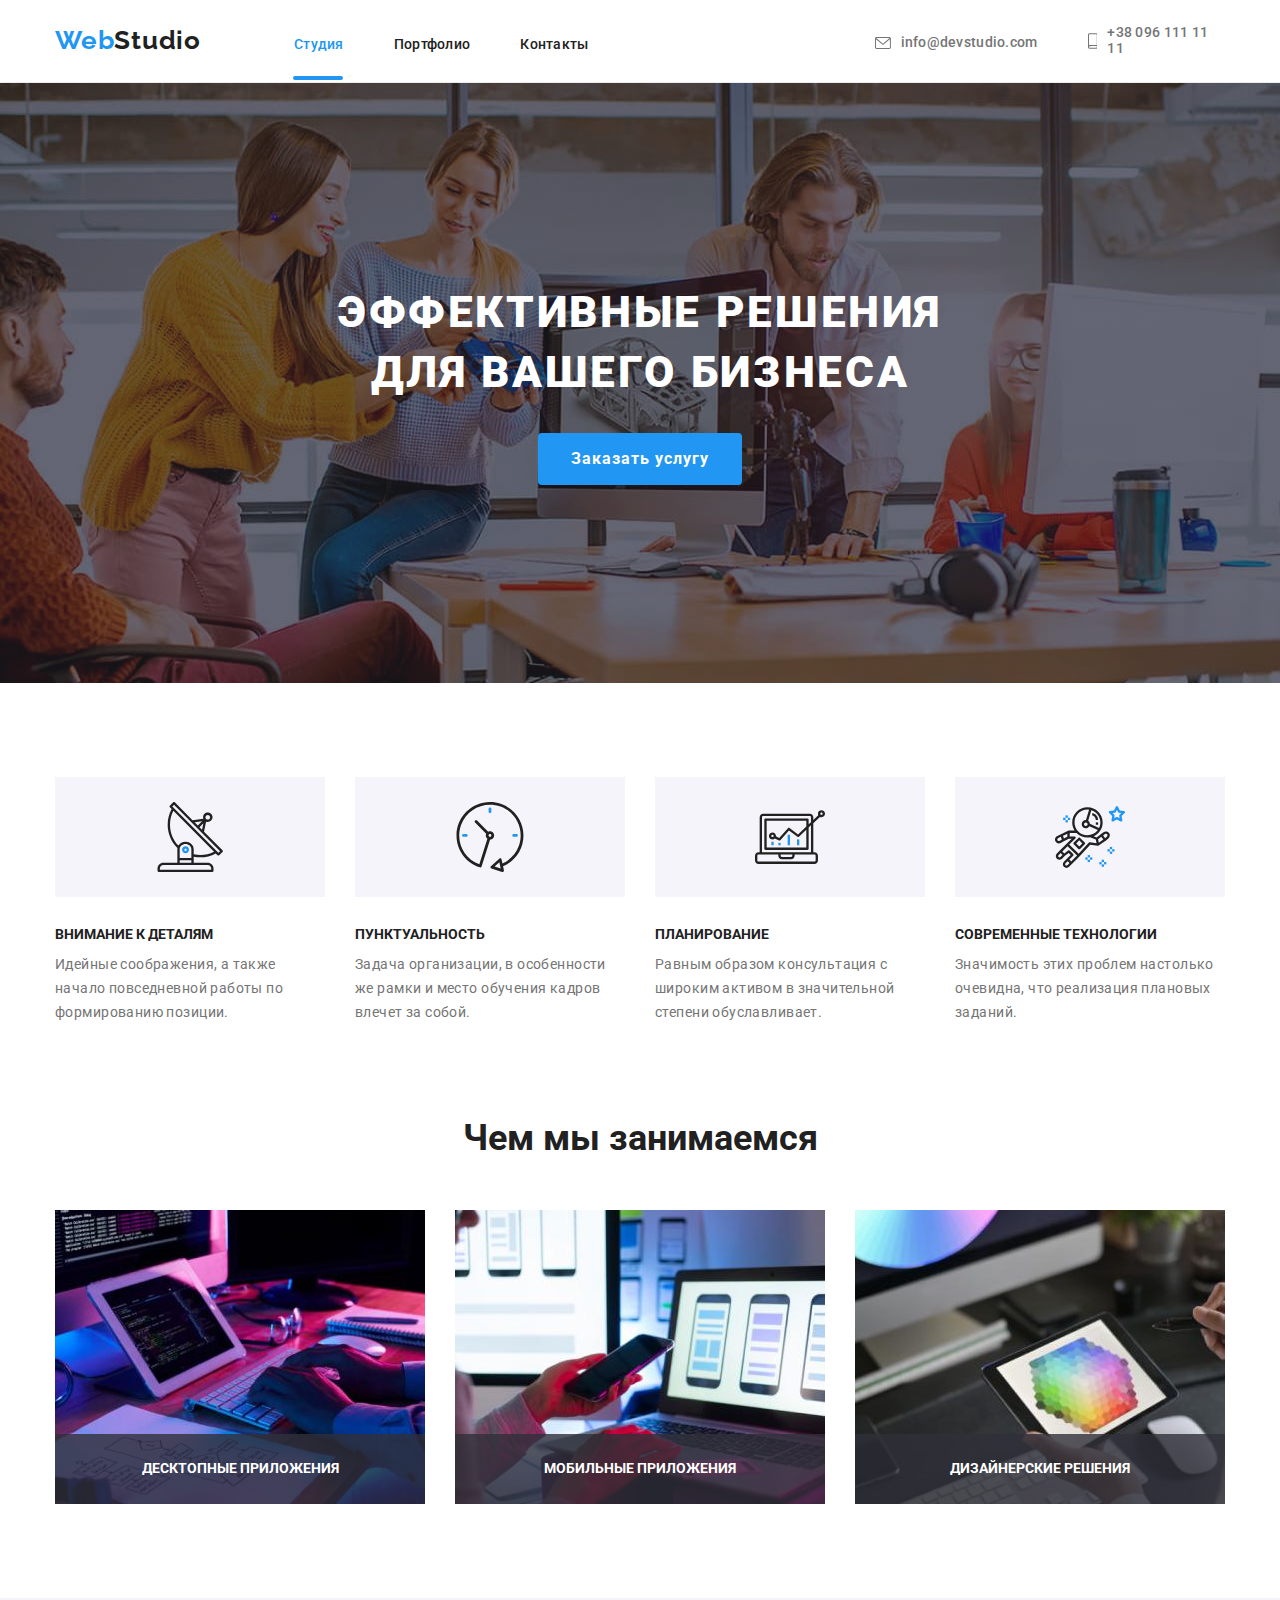
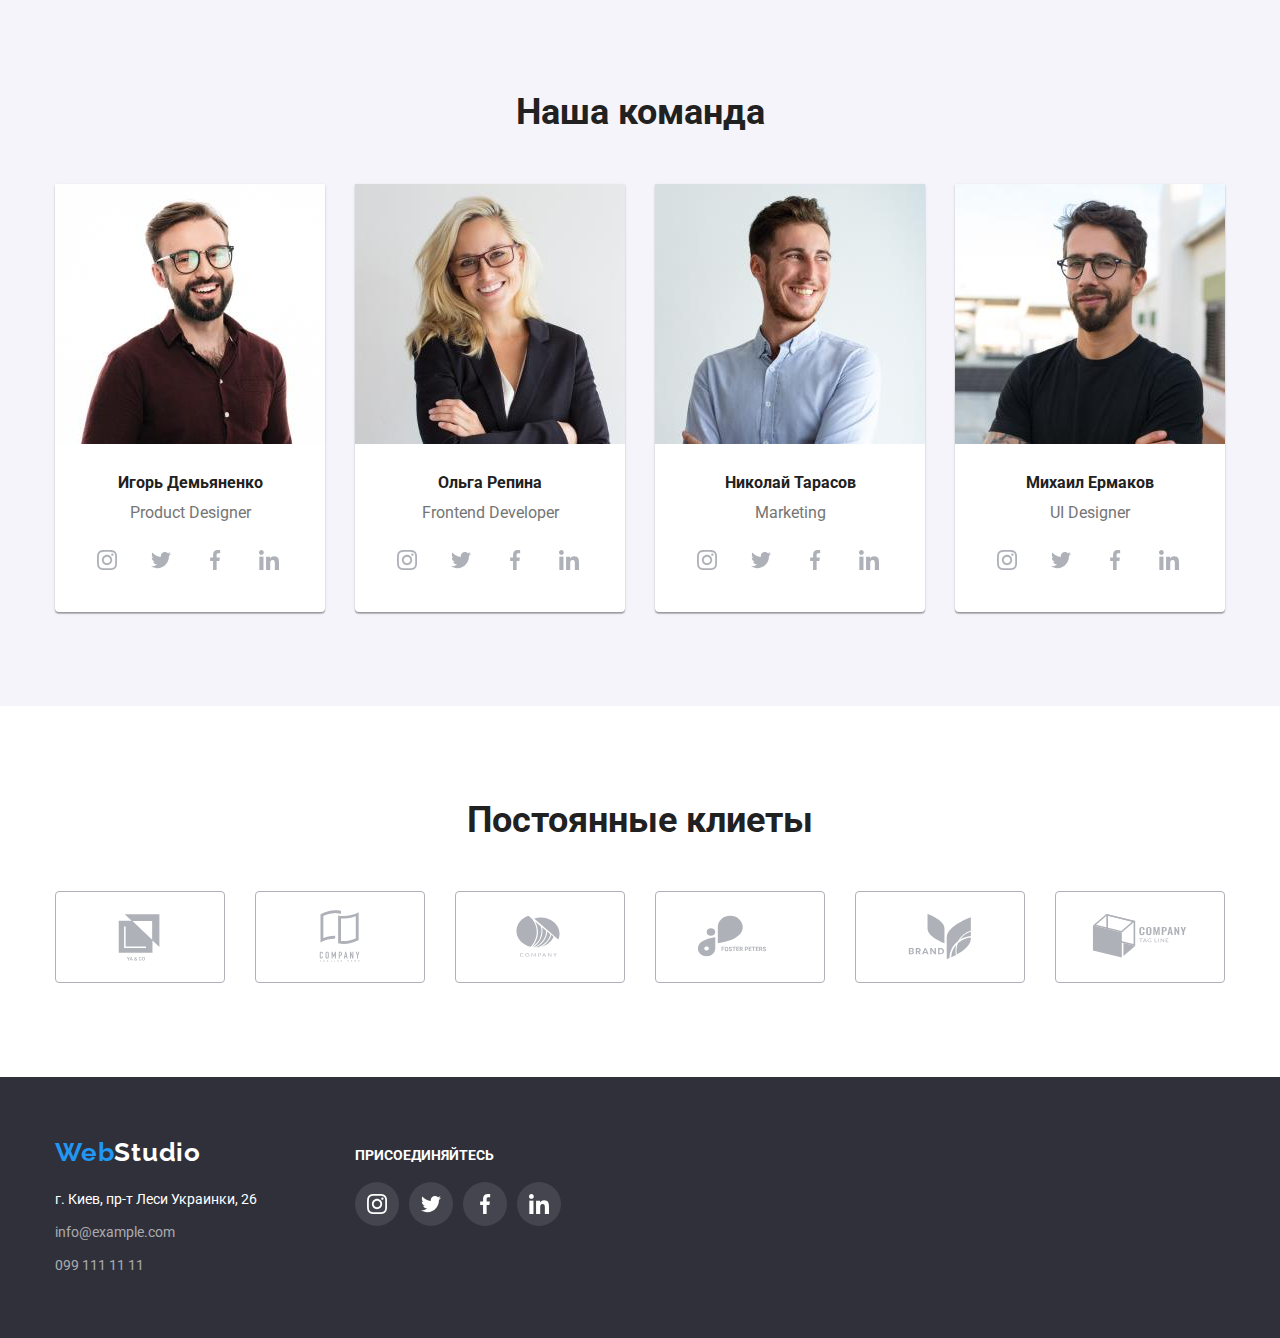
<file: index.html>
<!DOCTYPE html>
<html  lang="ru">
    <head>
    <meta  charset="UTF-8"/>
    <meta  name="description"  content="webstudio create website for business"/>
    <meta  name="viewport"  content="width=device-width, initial-scale=1.0"/> 
    <meta  name="keywords"  content="webstudio"/>
    <title>Webstudio</title>
    <link href="https://fonts.googleapis.com/css2?family=Raleway:wght@700&family=Roboto:wght@400;500;700;900&display=swap"
        rel="stylesheet">
    <link rel="stylesheet" href="https://github.com/sindresorhus/modern-normalize/blob/main/modern-normalize.css">
    <link rel="stylesheet" href="./css/styles.css">
    </head>

<body >
    

<!--Header, не забыть  добавить ссылки в навигацию-->

    <header class="header">
        <div class="container header-box">
            <a class="logo" href="./index.html">Web<span class="logo2">Studio</span></a>
            <nav class="menu">
            <ul class="menu-nav">
                <li><a class="header-list active" href="./index.html">Студия</a></li>
                <li><a class="header-list " href="./portfolio.html">Портфолио</a></li>
                <li><a class="header-list" href="">Контакты</a></li>
            </ul>
            </nav>
            <ul class="header-contacts">
                <li ><a class="header-list contact1 " href="mailto:info@devstudio.com">
                        <svg class="email" width="16" height="12">
                            <use href="./images/icons.svg#icon-envelope">
                            </use>
                        </svg>info@devstudio.com</a></li>
                <li ><a class="header-list contact1 " href="tel:+380961111111">
                        <svg class="phone" width="10" height="16" >
                            <use href="./images/icons.svg#icon-smartphone"></use>
                        </svg><span>+38 096 111 11 11</span></a></li>
            </ul>
        </div>
    </header>

<!--Контент стравницы. 
    заголовок наши качества в CSS  скрыт,
    но для отображения смыслового в браузере остаётся-->

    <main class="main">

<!--Качества компании section1-->

        <section class="section hero hero-background">
                <div class="container hero-box ">
                    <h1 class="hero-heading">эффективные решения<br>
                    для вашего бизнеса</h1>
                    <button class="hero-btn"  type="button" data-modal-open >Заказать услугу</button>
                        <div class="backdrop is-hidden" data-modal>
                            <div class="modal is-hiden" modal>
                                <button type="button" class="close-hero-btn" data-modal-close>
                                    <svg class="x" width="11" height="11" fill="#000000">
                                        <use href="./images/icons.svg#icon-x"></use>
                                    </svg>
                                </button>
                                <p></p>
                            </div>
                        </div>
                </div>
        </section>

<!-- Hаши качества section2  -->

        <section class="section about">
            <div class="container about-box">
            <h2 class="visually-hidden" > Наши качества</h2>
            <ul class="list about-list">
                <li>
                    <div class="about-icon-box">
                    <svg  class="about-icon" width="70" height="70">
                        <use href="./images/icons.svg#icon-dish"></use>
                    </svg>
                    </div>
                    <h3 class="about-heading">Внимание к деталям</h3>

                    <p class="description about-description">Идейные соображения, а также<br>
                        начало повседневной работы по<br>
                        формированию позиции.</p>
                </li>
                <li>
                    <div class="about-icon-box">
                    <svg class="about-icon" width="70" height="70">
                        <use href="./images/icons.svg#icon-clock"></use>
                    </svg>
                    </div>
                    <h3 class="about-heading">Пунктуальность</h3>

                    <p class="description about-description">Задача организации, в особенности<br>
                        же рамки и место обучения кадров<br>
                        влечет за собой.</p>
                </li>
                <li>
                    <div class="about-icon-box">
                    <svg class="about-icon" width="70" height="70">
                        <use href="./images/icons.svg#icon-laptop"></use>
                    </svg>
                    </div>
                    <h3 class="about-heading">Планирование</h3>

                    <p class="description about-description">Равным образом консультация с<br>
                        широким активом в значительной<br>
                        степени обуславливает.</p>
                </li>
                <li>
                    <div class="about-icon-box">
                    <svg class="about-icon" width="70" height="70">
                        <use href="./images/icons.svg#icon-astronaut"></use>
                    </svg>
                    </div>
                    <h3 class="about-heading">Современные технологии</h3>
                    <p class="description about-description">Значимость этих проблем настолько<br>
                        очевидна, что реализация плановых<br>
                        заданий.</p>
                </li>
            </ul>
            </div>
        </section>

<!--Опичание услуг section3 -->

        <section class="section trades">
            <div class="container trades-box">
            <h2 class="trades-heading">Чем мы занимаемся</h2>
            <ul class="list trades-list">
                <li>
                    <div class="trade-img-box">
                        <img class="trades-img" src="./images/1.jpg"  alt="руки печатают код для веб сайта" 
                        width="370" height="294"/>
                        <p>Десктопные приложения</p>
                    </div>
                </li>
                <li>
                    <div class="trade-img-box">
                        <img class="trades-img" src="./images/2.jpg"  alt="одна рука держит телефон,вторая печатает на ноутбуке"
                        width="370" height="294"/>
                        <p>мобильные приложения</p>
                    </div>
                </li>
                <li>
                    <div class="trade-img-box">
                        <img class="trades-img" src="./images/3.jpg"  alt="руки рисуют на планшете с помощью ручки" 
                        width="370" height="294"/>
                        <p>дизайнерские решения</p>
                    </div>
                </li>
            </ul>
            </div>
        </section>

<!--Команда с фото и описанием section4   -->

        <section class="section team">
            <div class="container team-box">
            <h2 class="team-heading">Наша команда</h2>
            <ul class="list team-list">
                <li  class="team-list-hero">
                    <img src="./images/4.jpg"  alt="Игорь Демьяненко" width="270" height="260"/>
                    <div class="team-name">
                        <h3 class="team-subheading">Игорь Демьяненко</h3>
                        <p class="team-description" lang="en">Product Designer</p>
                        <ul class="list team-link-list">
                            <li><a href="#" class="team-link">
                                    <svg class="team-social-icon" width="20" height="20" >
                                    <use href="./images/icons.svg#icon-instagram1"></use>
                                    </svg>
                                </a></li>
                            <li><a href="#" class="team-link">
                                    <svg class="team-social-icon" width="20" height="20">
                                    <use href="./images/icons.svg#icon-twit1"></use>
                                    </svg>
                                </a></li>
                            <li><a href="#" class="team-link">
                                    <svg class="team-social-icon" width="20" height="20">
                                    <use href="./images/icons.svg#icon-fb1"></use>
                                    </svg>
                                </a></li>
                            <li><a href="#" class="team-link">
                                    <svg class="team-social-icon" width="20" height="20">
                                    <use href="./images/icons.svg#icon-linkedin1"></use>
                                    </svg>
                                </a>
                            </li>
                        </ul>
                    </div>
                </li>
                <li class="team-list-hero">
                    <img src="./images/5.jpg" alt="Ольга Репина" width="270" height="260" />
                    <div class="team-name">
                        <h3 class="team-subheading">Ольга Репина</h3>
                        <p class="team-description" lang="en">Frontend Developer</p>
                        <ul class="list team-link-list">
                            <li><a href="#" class="team-link">
                                    <svg class="team-social-icon" width="20" height="20">
                                        <use href="./images/icons.svg#icon-instagram1"></use>
                                    </svg>
                                </a></li>
                            <li><a href="#" class="team-link">
                                    <svg class="team-social-icon" width="20" height="20">
                                        <use href="./images/icons.svg#icon-twit1"></use>
                                    </svg>
                                </a></li>
                            <li><a href="#" class="team-link">
                                    <svg class="team-social-icon" width="20" height="20">
                                        <use href="./images/icons.svg#icon-fb1"></use>
                                    </svg>
                                </a></li>
                            <li><a href="#" class="team-link">
                                    <svg class="team-social-icon" width="20" height="20">
                                        <use href="./images/icons.svg#icon-linkedin1"></use>
                                    </svg>
                                </a>
                            </li>
                        </ul>
                    </div>
                </li>
                <li class="team-list-hero">
                    <img src="./images/6.jpg" alt="Николай Тарасов" width="270" height="260" />
                    <div class="team-name">
                        <h3  class="team-subheading">Николай Тарасов</h3>
                        <p class="team-description" lang="en">Marketing</p>
                        <ul class="list team-link-list">
                            <li><a href="#" class="team-link">
                                    <svg class="team-social-icon" width="20" height="20">
                                        <use href="./images/icons.svg#icon-instagram1"></use>
                                    </svg>
                                </a></li>
                            <li><a href="#" class="team-link">
                                    <svg class="team-social-icon" width="20" height="20">
                                        <use href="./images/icons.svg#icon-twit1"></use>
                                    </svg>
                                </a></li>
                            <li><a href="#" class="team-link">
                                    <svg class="team-social-icon" width="20" height="20">
                                        <use href="./images/icons.svg#icon-fb1"></use>
                                    </svg>
                                </a></li>
                            <li><a href="#" class="team-link">
                                    <svg class="team-social-icon" width="20" height="20">
                                        <use href="./images/icons.svg#icon-linkedin1"></use>
                                    </svg>
                                </a>
                            </li>
                        </ul>
                    </div>
                </li>
                <li class="team-list-hero">
                    <img src="./images/7.jpg" alt="Михаил Ермаков" width="270" height="260" />
                    <div class="team-name">
                        <h3 class="team-subheading">Михаил Ермаков</h3>
                        <p class="team-description" lang="en">UI Designer</p>
                        <ul class="list team-link-list">
                            <li><a href="#" class="team-link">
                                    <svg class="team-social-icon" width="20" height="20">
                                        <use href="./images/icons.svg#icon-instagram1"></use>
                                    </svg>
                                </a></li>
                            <li><a href="#" class="team-link">
                                    <svg class="team-social-icon" width="20" height="20">
                                        <use href="./images/icons.svg#icon-twit1"></use>
                                    </svg>
                                </a></li>
                            <li><a href="#" class="team-link">
                                    <svg class="team-social-icon" width="20" height="20">
                                        <use href="./images/icons.svg#icon-fb1"></use>
                                    </svg>
                                </a></li>
                            <li><a href="#" class="team-link">
                                    <svg class="team-social-icon" width="20" height="20">
                                        <use href="./images/icons.svg#icon-linkedin1"></use>
                                    </svg>
                                </a>
                            </li>
                        </ul>
                    </div>
                </li>
            </ul>
            </div>
        </section>

<!-- Clients section5 -->

        <section class="section clients">
            <div class="container clients-box">
                <h2 class="clients-heading"> Постоянные клиеты</h2>
                <ul class="list clients-list">
                    <li><a href="#" class="clients-link">
                            <svg width="106" height="60" class="client-icon">
                            <use href="./images/icons.svg#icon-client1">
                            </use>
                            </svg>
                        </a></li>
                    <li><a href="#" class="clients-link">
                            <svg width="106" height="60" class="client-icon">
                            <use href="./images/icons.svg#icon-client2">
                            </use>
                            </svg>
                        </a></li>
                    <li><a href="#" class="clients-link">
                            <svg width="106" height="60" class="client-icon">
                            <use href="./images/icons.svg#icon-client3">
                            </use>
                            </svg>
                        </a></li>
                    <li><a href="#" class="clients-link">
                            <svg width="106" height="60" class="client-icon">
                            <use href="./images/icons.svg#icon-client4">
                            </use>
                            </svg>
                        </a></li>
                    <li><a href="#" class="clients-link">
                            <svg width="106" height="60" class="client-icon">
                            <use href="./images/icons.svg#icon-client5">
                            </use>
                            </svg>
                        </a></li>
                    <li><a href="#" class="clients-link">
                            <svg width="106" height="60" class="client-icon">
                            <use href="./images/icons.svg#icon-client6">
                            </use>
                            </svg>
                        </a>
                    </li>
                </ul>
            </div>       
        </section>

    </main>

<!--Футер с адресами и лого-->

    <footer class="footer">
        <div class="container footer-main-list" >
            <div class="footer-box-adress">
                <a class="logo logo-footer" href="./index.html">Web<span class="logo3">Studio</span> </a>
                <address class="footer-address">
                    <ul class="footer-list">
                        <li> 
                            <a class="footer-link" href="https://www.google.com/maps/place/Lesi+Ukrainky+Blvd,+26,+Kyiv,+Ukraine,+02000/@50.4269006,30.5400176,16.75z/data=!4m5!3m4!1s0x40d4cf0e033ecbe9:0x57a4dffefec77da0!8m2!3d50.4265807!4d30.5383858">
                            г. Киев, пр-т Леси Украинки, 26</a>
                        </li>
                        <li>
                            <a class="footer-link footer-contact"  href="mailto:info@example.com">info@example.com</a>
                        </li>
                        <li>
                            <a class="footer-link footer-contact" href="tel:0991111111">099 111 11 11</a>
                        </li>
                    </ul>
                </address>
            </div>
            <div class="footer-social-link">
                <h3 class="footer-header">присоединяйтесь</h3>
                <ul class="list social">
                    <li><a href="#" class="social-link">
                            <svg width="20" height="20"> 
                            <use href="./images/icons.svg#icon-instagram2"></use> </svg>
                        </a></li>
                    <li><a href="#" class="social-link">
                            <svg width="20" height="20">
                            <use href="./images/icons.svg#icon-twit2"></use>
                            </svg>
                        </a></li>
                    <li><a href="#" class="social-link">
                            <svg width="20" height="20">
                            <use href="./images/icons.svg#icon-fb2"></use>
                            </svg>
                        </a></li>
                    <li><a href="#" class="social-link">
                            <svg width="20" height="20">
                            <use href="./images/icons.svg#icon-linkedin2"></use>
                            </svg>
                        </a></li>
                </ul>
            </div>
        </div>
    </footer>
    <script src="./js/modal.js"></script>
</body>
</html>
</file>
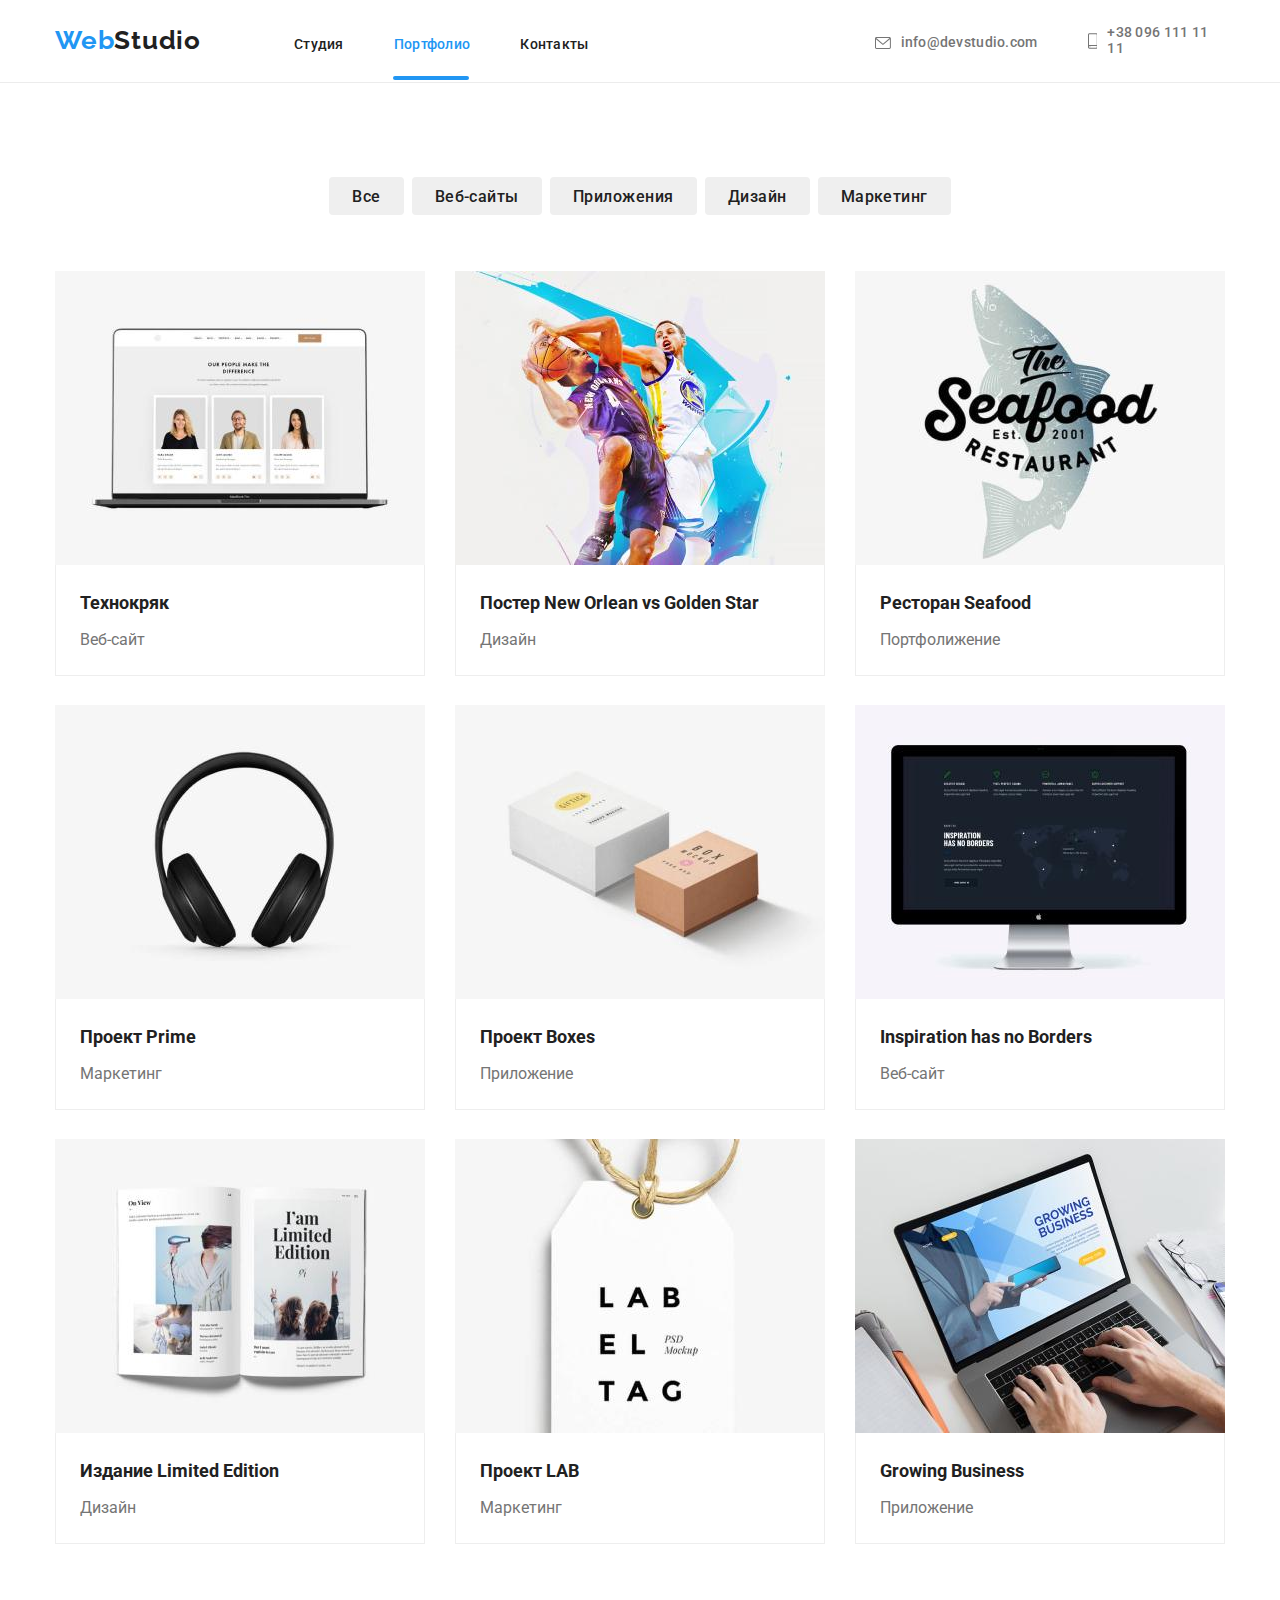
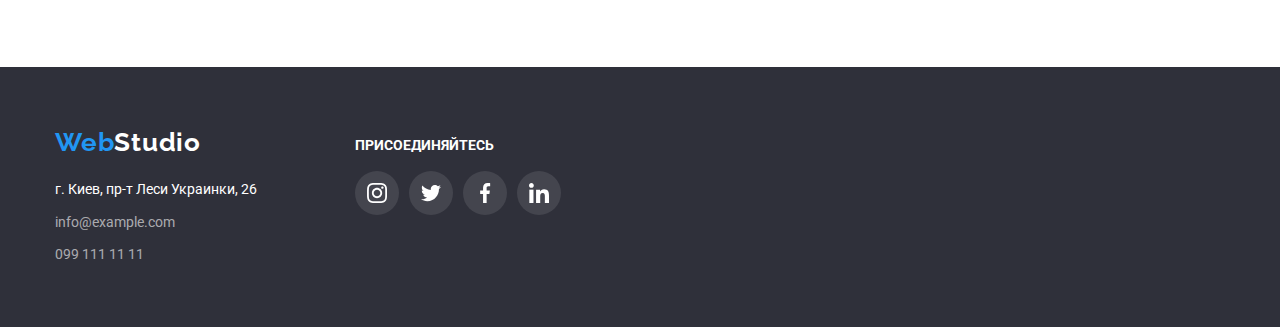
<file: portfolio.html>
<!DOCTYPE html>
<html lang="en">
<head>
    <meta charset="UTF-8">
    <meta http-equiv="X-UA-Compatible" content="IE=edge">
    <meta name="description" content="webstudio create website for business"/>
    <meta name="viewport" content="width=device-width, initial-scale=1.0">
    <title>Webstudio</title>
    <link href="https://fonts.googleapis.com/css2?family=Raleway:wght@700&family=Roboto:wght@400;500;700;900&display=swap"
        rel="stylesheet">
    <link rel="stylesheet" href="https://github.com/sindresorhus/modern-normalize/blob/main/modern-normalize.css">
    <link rel="stylesheet" href="./css/styles.css">
</head>

<body >
    
<!-- Header  такой же как на главной странице
Добавить ссылки в навигацию-->

    <header class="header">
        <div class="container header-box">
            <a class="logo" href="./index.html">Web<span class="logo2">Studio</span></a>
            <nav class="menu">
                <ul class="menu-nav">
                    <li><a class="header-list " href="./index.html">Студия</a></li>
                    <li><a class="header-list active" href="./portfolio.html">Портфолио</a></li>
                    <li><a class="header-list" href="">Контакты</a></li>
                </ul>
            </nav>
            <ul class="header-contacts">
                <li><a class="header-list contact1 " href="mailto:info@devstudio.com">
                        <svg class="email" width="16" height="12">
                            <use href="./images/icons.svg#icon-envelope">
                            </use>
                        </svg>info@devstudio.com</a></li>
                <li><a class="header-list contact1 " href="tel:+380961111111">
                        <svg class="phone" width="10" height="16">
                            <use href="./images/icons.svg#icon-smartphone"></use>
                        </svg>+38 096 111 11 11</a></li>
            </ul>
        </div>
    </header>
<!--основной контент-->

    <main class="main">

<!--кнопки фильтры-->

        <section class="section portfolio">
            <div class="container portfolio-box">
            <ul class="list portfolio-btn">
                <li>
                    <button class="portfolio-btn-filter" type="button">Все</button>
                </li>
                <li>
                    <button class="portfolio-btn-filter web" type="button">Веб-сайты</button> 
                </li>
                <li>
                    <button class="portfolio-btn-filter" type="button">Приложения</button>
                </li>
                <li>
                    <button class="portfolio-btn-filter" type="button">Дизайн</button>
                </li>
                <li>
                    <button  class="portfolio-btn-filter" type="button">Маркетинг</button> 
                </li>
            </ul>

<!--Картинки проэктов с подписями-->

            <ul class="list portfolio-items">
                <li>
                    <div class="items-img-box">
                        <img class="items-img" src="./images/8.jpg" alt="открытый ноутбук с профайлами 3х людей" 
                        width="370" height="294"> 
                        <div class="items-img-overlay">
                            <p>Технокряк это современная площадка распространения коронавируса.
                            Компании используют эту платформу для цифрового
                            шпионажа и атак на защищённые сервера конкурентов.
                            </p>
                        </div>
                    </div>
                    <div class="items-sign">
                        <h2  class="portfolio-heading">Технокряк</h2> 
                        <p class="description portfolio-description">Веб-сайт</p> 
                    </div>
                </li>
                <li>
                    <div class="items-img-box">
                        <img src="./images/9.jpg" alt="два баскедболиста с мячем" width="370" height="294">
                        <div class="items-img-overlay">
                            <p>

                            </p>
                        </div>
                    </div>
                    <div class="items-sign">
                        <h2 class="portfolio-heading"> Постер New Orlean vs Golden Star</h2> 
                        <p class="description portfolio-description">Дизайн</p> 
                    </div>
                </li>
                <li>
                    <div class="items-img-box">
                        <img src="./images/10.jpg" alt="рыба" width="370" height="294">
                        <div class="items-img-overlay">
                            <p>

                            </p>
                        </div>
                    </div>
                    <div class="items-sign">
                        <h2 class="portfolio-heading"> Ресторан Seafood</h2> 
                        <p class="description portfolio-description">Портфолижение</p>
                    </div>
                </li>
                <li>
                    <div class="items-img-box">
                        <img src="./images/11.jpg" alt="наушники" width="370" height="294"> 
                        <div class="items-img-overlay">
                            <p>

                            </p>
                        </div>
                    </div>
                    <div class="items-sign">
                        <h2 class="portfolio-heading">Проект  Prime</h2> 
                        <p class="description portfolio-description">Маркетинг</p> 
                    </div>    
                </li>
                <li>
                    <div class="items-img-box">
                        <img src="./images/12.jpg" alt="две коробки" width="370" height="294">
                        <div class="items-img-overlay">
                            <p>

                            </p>
                        </div>
                    </div>
                    <div class="items-sign">
                        <h2 class="portfolio-heading">Проект Boxes</h2>
                        <p class="description portfolio-description  "> Приложение</p> 
                    </div>
                </li>
                <li>
                    <div class="items-img-box">
                        <img src="./images/13.jpg" alt="монитор компьютера" width="370" height="294">
                        <div class="items-img-overlay">
                            <p>

                            </p>
                        </div>
                    </div>
                    <div class="items-sign">
                        <h2 class="portfolio-heading">Inspiration has no Borders</h2> 
                        <p class="description portfolio-description">Веб-сайт</p> 
                    </div>
                </li>
                <li>
                    <div class="items-img-box">
                        <img src="./images/14.jpg" alt="открытая книга" width="370" height="294">
                        <div class="items-img-overlay"> 
                            <p>

                            </p>
                        </div>
                    </div>
                    <div class="items-sign">
                        <h2 class="portfolio-heading">Издание Limited Edition</h2> 
                        <p class="description portfolio-description">Дизайн</p> 
                    </div>
                </li>
                <li>
                    <div class="items-img-box">
                        <img src="./images/15.jpg" alt="этикетка" width="370" height="294">
                        <div class="items-img-overlay">
                            <p>

                            </p>
                        </div>
                    </div>
                    <div class="items-sign">
                        <h2 class="portfolio-heading">Проект LAB</h2> 
                        <p class="description portfolio-description">Маркетинг</p> 
                    </div>
                </li>
                <li>
                    <div class="items-img-box">
                        <img src="./images/16.jpg" alt="руки печатают на ноутбуке" width="370" height="294"> 
                        <div class="items-img-overlay">
                            <p>
                                
                            </p>
                        </div>
                    </div>
                    <div class="items-sign">
                        <h2 class="portfolio-heading">Growing Business</h2> 
                        <p class="description portfolio-description">Приложение</p> 
                    </div>
                </li>
            </ul>
        </div>
        </section>
    </main>

<!--футер, такой же как и на главной стрице-->

    <footer class="footer">
        <div class="container footer-main-list">
            <div class="footer-box-adress">
                <a class="logo logo-footer" href="./index.html">Web<span class="logo3">Studio</span> </a>
                <address class="footer-address">
                    <ul class="footer-list">
                        <li>
                            <a class="footer-link"
                                href="https://www.google.com/maps/place/Lesi+Ukrainky+Blvd,+26,+Kyiv,+Ukraine,+02000/@50.4269006,30.5400176,16.75z/data=!4m5!3m4!1s0x40d4cf0e033ecbe9:0x57a4dffefec77da0!8m2!3d50.4265807!4d30.5383858">
                                г. Киев, пр-т Леси Украинки, 26</a>
                        </li>
                        <li>
                            <a class="footer-link footer-contact" href="mailto:info@example.com">info@example.com</a>
                        </li>
                        <li>
                            <a class="footer-link footer-contact" href="tel:0991111111">099 111 11 11</a>
                        </li>
                    </ul>
                </address>
            </div>
            <div class="footer-social-link">
                <h3 class="footer-header">присоединяйтесь</h3>
                <ul class="list social">
                    <li><a href="#" class="social-link">
                            <svg width="20" height="20">
                                <use href="./images/icons.svg#icon-instagram2"></use>
                            </svg>
                        </a></li>
                    <li><a href="#" class="social-link">
                            <svg width="20" height="20">
                                <use href="./images/icons.svg#icon-twit2"></use>
                            </svg>
                        </a></li>
                    <li><a href="#" class="social-link">
                            <svg width="20" height="20">
                                <use href="./images/icons.svg#icon-fb2"></use>
                            </svg>
                        </a></li>
                    <li><a href="#" class="social-link">
                            <svg width="20" height="20">
                                <use href="./images/icons.svg#icon-linkedin2"></use>
                            </svg>
                        </a></li>
                </ul>
            </div>
        </div>
    </footer>
    <script src="./js/modal.js"></script>
</body>
</html>
</file>
<file: css/styles.css>
/*---------------------------основная разметка-------------------------------------------- */
:root {
   --primary-text-color:#212121;
   --secondary-text-color: #757575;
   --accent-color: #2196F3; 
   --primary-white-color: #FFFFFF;
   --primary-bgcolor:#2F303A;
   --secondary-bgcolor: #E5E5E5;
   --tertiary-bgcolor: #F5F4FA;
}


html {
    box-sizing: border-box;
}

*,
*::before,
*::after {
    box-sizing: inherit;
}

body {
    color: var(--primary-text-color);
    font-family: 'Roboto',sans-serif;
    margin: 0 auto;
    height: auto;
}

.container {
    width: 1200px;
    padding-left: 15px;
    padding-right: 15px;
    margin: 0 auto;
}

.section { 
    padding: 94px 0;
    margin: 0 auto;
    height: auto;
}

h1,
h2,
h3,
h4,
h5,
h6,
p,
ul {
    margin:0 auto;
}

img {
    display: block;
}

.visually-hidden {
    position: absolute;
    width: 1px;
    height: 1px;
    margin: -1px;
    border: 0;
    padding: 0;
    white-space: nowrap;
    clip-path: inset(100%);
    clip: rect(0 0 0 0);
    overflow: hidden;
} 

/*--------------------все списки на страницах-----------------------------*/
.list {
    list-style-type:none;
    display: flex;
    flex-direction: row;
    margin:0 auto;
}


/*----------------------------Хедер--------------------------------------- */

.header{ 
    background-color: var(--primary-white-color);
    border-bottom: 1px solid #ECECEC;
    height: auto;
    margin: 0 auto;
    padding: 25px 0;

}

.header-box {
    margin: 0 auto;
    display: flex;
    flex-direction: row;
    align-items: baseline;
    align-content: flex-start;
}


.menu-nav {
    list-style-type:none;
    display: flex;
    flex-direction: row;
    align-items: baseline;
    margin: 0 auto;
    padding-left: 0;
}

.menu-nav li {
    margin-right: 50px;
    
}

.header-list { 
    color: inherit;
    font-weight: 500;
    font-size: 14px;
    line-height: 1.14;
    letter-spacing: 0.02em;
    text-decoration: none;
    transition-duration: 250ms;
    transition-timing-function:cubic-bezier(0.4, 0, 0.2, 1);
}

.header-list:hover, 
.header-list:focus,
.header-list.active { 
    color: var(--accent-color);
    
}

.header-list:hover svg {
    fill: var(--accent-color);
    
}

.header-list:focus svg {
    fill: var(--accent-color);
}

.header-list:active svg {
    fill: var(--accent-color);
}

.header-list.active {
    position: relative;
    text-decoration: none;
    transition-duration: 250ms;
    transition-timing-function:cubic-bezier(0.4, 0, 0.2, 1);
}
.header-list.active::after {
    position: absolute;
    content: '';
    display:inline-block;
    height: 4px;
    width: 100%;
    background: var(--accent-color);
    left: -1px;
    bottom: -28px;
    border-radius: 2px;
}

.header-contacts {
    margin-left: 186px;
    padding: 0;
    list-style-type:none;
    display: flex;
    flex-direction: row;
    align-items: baseline;
    align-content: flex-start;
}

.header-contacts li {
    margin-left: 50px;
    display: flex;
    align-items: center;
}


.contact1 {
    color: var(--secondary-text-color);
    display: flex;
    align-items: center;
}


.email {
    display: inline-block;
    object-fit: contain;
    margin-right:10px;
    cursor: pointer;
    fill:#757575;
    max-height: 12px;
    transition-duration: 250ms;
    transition-timing-function:cubic-bezier(0.4, 0, 0.2, 1);
}



.phone {
    display: inline-block;
    object-fit: contain;
    margin-right:10px;
    cursor: pointer;
    max-height: 16px;
    fill:#757575;
    transition-duration: 250ms;
    transition-timing-function:cubic-bezier(0.4, 0, 0.2, 1);
}


/*---------------------Logo  (2 для хедера, 3 для футера)--------------------------*/

.logo {
    color: var(--accent-color);
    font-family: 'Raleway', sans-serif;
    font-weight: bold;
    font-size: 26px;
    line-height: 1.19;
    letter-spacing: 0.03em;
    text-decoration: none;
    margin-right: 93px;
}

.logo2 {
    color: var(--primary-text-color);
}

.logo3 { 
    color: var(--primary-white-color);
}

/*--------------------------------INDEX контент --------------------*/

.main {
    margin: 0 auto;
    padding: 0;
    height: auto;
    display: block;
}

/*--------------------------------INDEX качества компании hero section 1----------------------------------- */

.hero {
    background-color: var(--primary-bgcolor);
    height: auto;
    margin:0 auto;
    padding:200px 0;
}

.hero-background {
    max-width: 1600px;
    height: 600px;
    margin: 0 auto;
    background-image: linear-gradient(rgba(47, 48, 58, 0.4),
    rgba(47, 48, 58, 0.4)), 
    url('../images/hero.jpg');
    background-repeat: no-repeat;
    background-position: center;
    background-size: cover;
}

.hero-box {
    display: flex;
    flex-direction: column;
    justify-content: center;
}


.hero-heading {
    color: var(--primary-white-color);
    font-weight: 900;
    font-size: 44px;
    line-height: 1.36;
    text-transform:uppercase;
    text-align: center;
    letter-spacing: 0.06em;
    margin: 0 auto;
    margin-bottom: 30px;

}

/* -------------------------------INDEX btn modal window---------------- */

.hero-btn {
    font-family: inherit;
    font-weight: bold;
    font-size: 16px;
    line-height: 1.87;
    letter-spacing: 0.06em;
    color: var(--primary-white-color);
    background-color: var(--accent-color);
    text-align: center;
    cursor: pointer;
    border: 1px solid transparent;
    border-radius: 4px;
    min-width: 200px;
    margin: 0px auto;
    padding-top: 10px; 
    padding-bottom: 10px;
    padding-left: 32px;
    padding-right: 32px;
    
}

.is-hidden {
    pointer-events: none;
    visibility: hidden;
    opacity: 0;
}
.backdrop {
    position: fixed;
    z-index: 1;
    left: 0;
    top: 0;
    height: 100%;
    width: 100%;
    background-color: rgba(0, 0, 0, 0.2);
    transition-duration: 250ms;
    transition-timing-function:cubic-bezier(0.4, 0, 0.2, 1);
    
}
.modal{
    position: relative;
    margin: 0;
    padding: 0;
    width: 528px;
    height: 581px;
    background-color: var(--primary-white-color);
    box-shadow: 0 2px 1px 0 rgba(0, 0, 0, 0.2),
        0 1px 1px 0 rgba(0, 0, 0, 0.14),
        0 1px 3px 0 rgba(0, 0, 0, 0.12);
    border-radius: 4px;
    z-index: 10;
    transition: background-color 1s ease-in; 
    top: 50%;
    left: 50%;
    transition-duration: 250ms;
    transform: translate(-50%, -50%); 
}

.close-hero-btn {
    position: absolute;
    top: 8px;
    right: 8px;
    width: 30px;
    height: 30px;
    display: flex;
    justify-content: center;
    align-items: center;
    border: 1px solid rgba(0, 0, 0, 0.1);
    border-radius: 50%;
    background-color: rgba(255, 255, 255, 1);
    
}

.close-hero-btn:hover,
.close-hero-btn:hover svg {
    cursor: pointer;
} 

/* ---------------------------about section2----------------- */

.about {
    background-color: var(--primary-white-color);
    height: auto;
    margin: 0 auto;
}

.about-box {
    display: flex;
    align-items: stretch;
}

.about-list {
    margin:0 auto;
    padding: 0;
    display: flex;
    flex-direction: row;
    justify-content: space-between;
    align-content: flex-start;
}

.about-list li {
    width: 270px;
    height: auto;
}

.about-list li:not(:last-of-type) {
    margin-right: 30px;
}

.about-icon-box {
    margin-bottom: 30px;
    width:270px;
    height: 120px;
    display: flex;
    align-items: center;
    justify-content: center;  
    background-color: rgba(245, 244, 250, 1);
}

.about-icon {
    object-position: center;
    object-fit: contain;
    position: 50% 50%;
}


.about-heading {
    font-size: 14px;
    line-height: 1.14;
    color: inherit;
    text-transform: uppercase;
    font-weight: 700;
    margin-bottom: 10px;
}

.description {
    color: var(--secondary-text-color);
    font-weight: 400;
    
}

.about-description {
    font-size: 14px;
    line-height: 1.7;
    letter-spacing: 0.03em; 
    font-weight: 400; 
}


/*--------------------------INDEX section3 описание услуг-----------------------*/

.trades {
    background-color: var(--primary-white-color);
    height: auto;
    margin: 0 auto;
    display: block;
    padding-top:0;
}

.trades-box {
    margin: 0 auto;
}

.trades-heading {
    font-size: 36px;
    line-height: 1.16;
    color: inherit;
    margin: 0 auto 50px;
    text-align: center;

}

.trades-list{
    margin: 0 auto;
    padding: 0;
}

.trades-list li:not(:last-of-type) {
    margin-right: 30px;
}

.trades-img {
    display: block;
    max-width: 100%;
    height: 294px;
}


.trades-list li {
    display: flex;
    justify-content: center;
    margin: 0 auto;
}

.trade-img-box {
    position: relative;
    margin: 0 auto;
    overflow: hidden;
}

.trade-img-box > p {
    position: absolute;
    top: 224px;
    margin: 0;
    text-align: center;
    padding-top: 27px;
    background: rgba(47, 48, 58, 0.8);
    height: 70px;
    width: 370px;
    

    font-family: 'Roboto'sans-serif;
    font-size: 14px;
    line-height: 1.14;
    color: var(--primary-white-color);
    text-transform: uppercase;
    font-weight: 700;
}

/*------------------------------INDEX section4 наша команда---------------------------------------------*/

.team {
    background-color: var(--tertiary-bgcolor);
    height: auto;
    margin: 0 auto;
    display: block;
}

.team-box {
    margin: 0 auto;
    
}

.team-heading{
    font-size: 36px;
    line-height: 1.16;
    color: inherit;
    margin: 0 auto;
    margin-bottom: 50px;
    text-align: center;
}

.team-list {
    margin: 0 auto;
    padding: 0;
}

.team-list .team-list-hero{
    padding: 0;
    background-color: var(--primary-white-color);
    box-shadow: 0 2px 1px 0 rgba(0, 0, 0, 0.2),
        0 1px 1px 0 rgba(0, 0, 0, 0.14),
        0 1px 3px 0 rgba(0, 0, 0, 0.12);
    border-bottom-right-radius: 4px;
    border-bottom-left-radius: 4px;
}

.team-list-hero {
    display: block;
    max-width:270px
}

.team-list .team-list-hero:not(:last-of-type){
    margin-right:30px;
}

.team-name {
    display: block;
    padding:30px ;
    text-align: center;
}
.team-subheading {
    font-style: medium;
    font-size: 16px;
    line-height: 1.18;
    color: inherit;
    margin-bottom: 10px;
}

.team-description{
    color: var(--secondary-text-color);
    font-weight: 400;
    
}

.team-link-list {
    display: flex;
    margin-top:16px ;
    padding: 0;
}

.team-link-list li:not(:last-child){
    margin-right: 10px; 
}

.team-link-list li{
    width: 44px;
    height: 44px;
    display: flex;
    justify-content: center;
    align-items: center;
}

.team-link { 
    margin:0 auto;
    padding: 0;
    border-radius: 50%;
    width: 44px;
    height: 44px; 
    display: flex;
    justify-content: center;
    align-items: center;
    transition-duration: 250ms;
    transition-timing-function:cubic-bezier(0.4, 0, 0.2, 1);
}

.team-link:hover,
.team-link:focus,
.team-link:active {
    background-color: var(--accent-color);
}

.team-social-icon {
    fill: #afb1b8;
    transition-duration: 250ms;
    transition-timing-function:cubic-bezier(0.4, 0, 0.2, 1);
}

.team-link:hover .team-social-icon,
.team-link:focus .team-social-icon,
.team-link:active .team-social-icon {
    fill: var(--primary-white-color);
}


/* --------------------------------INDEX clients--------------------- */
.clients {
    background-color: var(--primary-white-color);
    height: auto;
    margin: 0 auto;
}

.clients-box {
    margin: 0 auto;
    display: block;
    text-align: center;
}

.clients-heading {
    font-family: 'Roboto',sans-serif;
    font-weight: 700;
    font-size: 36px;
    line-height: 1.16;
    color: inherit;
    margin: 0 auto;
    margin-bottom: 50px;
}

.clients-list {
    margin: 0 auto;
    padding: 0;
    display: flex;
    justify-content: center;
    
}

.clients-list li {
    width: 170px;
    height: 92px;
    cursor: pointer;
    margin: 0 auto;
    padding: 0;
}

.clients-link:focus,
.clients-link:active,
.clients-link:hover {
    border-color: var(--accent-color);
    fill: var(--accent-color);
    
}

.clients-link:hover svg {
    fill: var(--accent-color);
    
}
.clients-link:focus svg {
    fill: var(--accent-color);
    
}

.clients-list li:not(:last-of-type) {
    margin-right: 30px;
}

.clients-link {
    display: flex;
    justify-content: center;
    align-items: center;
    box-shadow:none;
    border:1px solid #AFB1B8;
    border-radius: 4px;
    width: 170px;
    height: 92px;
    transition-duration: 250ms;
    transition-timing-function:cubic-bezier(0.4, 0, 0.2, 1);
}

.client-icon {
    object-fit: contain;
    object-position: center;
    fill: #afb1b8;
    transition-duration: 250ms;
    transition-timing-function:cubic-bezier(0.4, 0, 0.2, 1);
}

/*------------------------------------FOOTER-----------------------*/

.footer {
    background-color: var(--primary-bgcolor);
    height: auto;
    margin: 0 auto;
    padding-top:60px;
    padding-bottom: 60px;
}

.footer-main-list {
    margin: 0 auto;
    display: flex;
    flex-direction: row;
    justify-content: flex-start;
    
}

.footer-box-adress {
    width: 230px;
}

.footer-address {
    padding: 0;
}

.footer-list {
    list-style-type:none;
    margin-top:20px;
    margin-left: 0;
    padding-left: 0;
}

.footer-list li {
    margin-left: 0;
    padding-left: 0;
}

.footer-list li:not(:last-of-type) {
    margin-bottom: 9px;
}

.footer-link {
    font-weight: 400;
    font-style: normal;
    font-size: 14px;
    line-height: 1.7;
    color: var(--primary-white-color);
    text-decoration: none;
    transition-duration: 250ms;
    transition-timing-function:cubic-bezier(0.4, 0, 0.2, 1);
}

.footer-link:hover,
.footer-link:focus,
.footer-link:active { 
    color: var(--accent-color);
    
}

.footer-contact {
    color: rgba(255,255,255, 0.6);
}

.footer-social-link {
    display: flex;
    flex-direction: column;
    margin-left: 70px;
    margin-top: 12px ;
    padding: 0;
}

.footer-header {
    font-family:'Roboto',sans-serif;
    color: rgba(255, 255, 255, 1);
    font-size: 14px;
    line-height: 0.87;
    text-decoration: none;
    text-transform: uppercase;
    margin-bottom: 20px;
    padding: 0;
    margin-left: 0;
}

.social {
    padding: 0;
    margin: 0 auto;
}

.social li {
    margin: 0 auto;
    padding: 0;
    display: flex;
    justify-content: center;
    align-items: center;
    max-width: 44px;
    max-height: 44px;
    margin-right: 10px;
}

.social-link {
    display: flex;
    justify-content: center;
    align-items: center;
    width: 44px;
    height: 44px;
    background-color: rgba(255, 255, 255, 0.1);
    border-radius: 50%;
    transition-duration: 250ms;
    transition-timing-function:cubic-bezier(0.4, 0, 0.2, 1);
}

.social-link:hover,
.social-link:focus,
.social-link:active {
    background-color: var(--accent-color);
    
}

/*----------------------------PORTFOLIO контент----------------------------------*/

.portfolio {
    background-color: var(--primary-white-color);
    height: auto;
    margin: 0 auto;
    display: block;

}

.portfolio-box {
    margin: 0 auto;
}

/*--------------------------PORTFOLIO buttons------------------------------------*/

.portfolio-btn { 
    padding:0;
    display: flex;
    flex-direction: row;
    justify-content: center;
    margin-bottom: 56px;
    
}

.portfolio-btn li:not(:last-of-type) {
    padding-right: 8px;
}

.portfolio-btn-filter {
    font-family: inherit;
    font-weight: 500;
    font-size: 16px;
    line-height: 1.6;
    letter-spacing: 0.03em;
    color:var(--primary-text-color);
    border: 1px solid transparent;
    text-align: center;
    border-radius: 4px;
    height: 38px;
    min-width: 73px;
    padding: 6px 22px;
    transition-duration: 250ms;
    transition-timing-function:cubic-bezier(0.4, 0, 0.2, 1);
}



.portfolio-btn-filter:hover,
.portfolio-btn-filter:focus,
.portfolio-btn-filter:active {
    background-color: var(--accent-color);
    color:var(--primary-white-color);
    box-shadow: 0 2px 2px 0 rgba(0, 0, 0, 0.12),
        0 1px 2px 0 rgba(0, 0, 0, 0.08),
        0 3px 1px 0 rgba(0, 0, 0, 0.01);
    
}


/*------------------------PORTFOLIO сеть картинок-фильтров-------------------------*/

.portfolio-items {
    margin: 0 auto;
    padding: 0;
    display: flex;
    flex-direction: row;
    align-content: stretch;
    flex-wrap: wrap;
    width: inherit;
}

.portfolio-items li {
    background-color: var(--primary-white-color);
    margin:0 30px 30px 0;
    padding: 0 auto;
    width: 370px;
    height: 404px;
    transition-duration: 250ms;
    transition-timing-function:cubic-bezier(0.4, 0, 0.2, 1);
}

.portfolio-items li:hover,
.portfolio-items li:focus {
    box-shadow: 1px 4px 6px 0 rgba(0, 0, 0, 0.16),
        0 4px 4px 0 rgba(0, 0, 0, 0.06),
        0 1px 1px 0 rgb(0,0,0, 0.12);
    
}

.items-img-box {
    position: relative;
    overflow: hidden;
    width: 370px;
    height: 294px;
}

.portfolio-items li:hover .items-img-overlay {
    transform: translateY(0);
    
}

.items-img-overlay {
    position: absolute;
    top: 0;
    width: 100%;
    height: 100%;
    background-color: rgba(33, 150, 243, 0.9);
    transform: translateY(100%);
    transition-duration: 250ms;
    transition-timing-function:cubic-bezier(0.4, 0, 0.2, 1);
}

.items-img-overlay p {
    font-family: 'Roboto'sans-serif;
    font-weight: 400;
    font-size: 18px;
    line-height: 1.55;
    letter-spacing: 0.03em;
    color: var(--primary-white-color);
    margin: 0 auto;
    text-align: left;
    padding: 63px 24px;
}


.items-sign {
    margin: 0 auto;
    padding: 20px 24px;
    text-align: left;
    width: inherit;
    border: 1px solid rgba(238, 238, 238, 1);
    border-top: transparent;
}

.portfolio-heading {
    color: inherit;
    font-size: 18px;
    line-height: 2;
    margin-bottom: 4px;
}

.portfolio-description {
    font-weight: 400;
    font-size: 16px;
    line-height: 1.87;
}

/*portfolio конец сетки картинок-фильтров*/
/*portfolio конец контента*/
</file>
